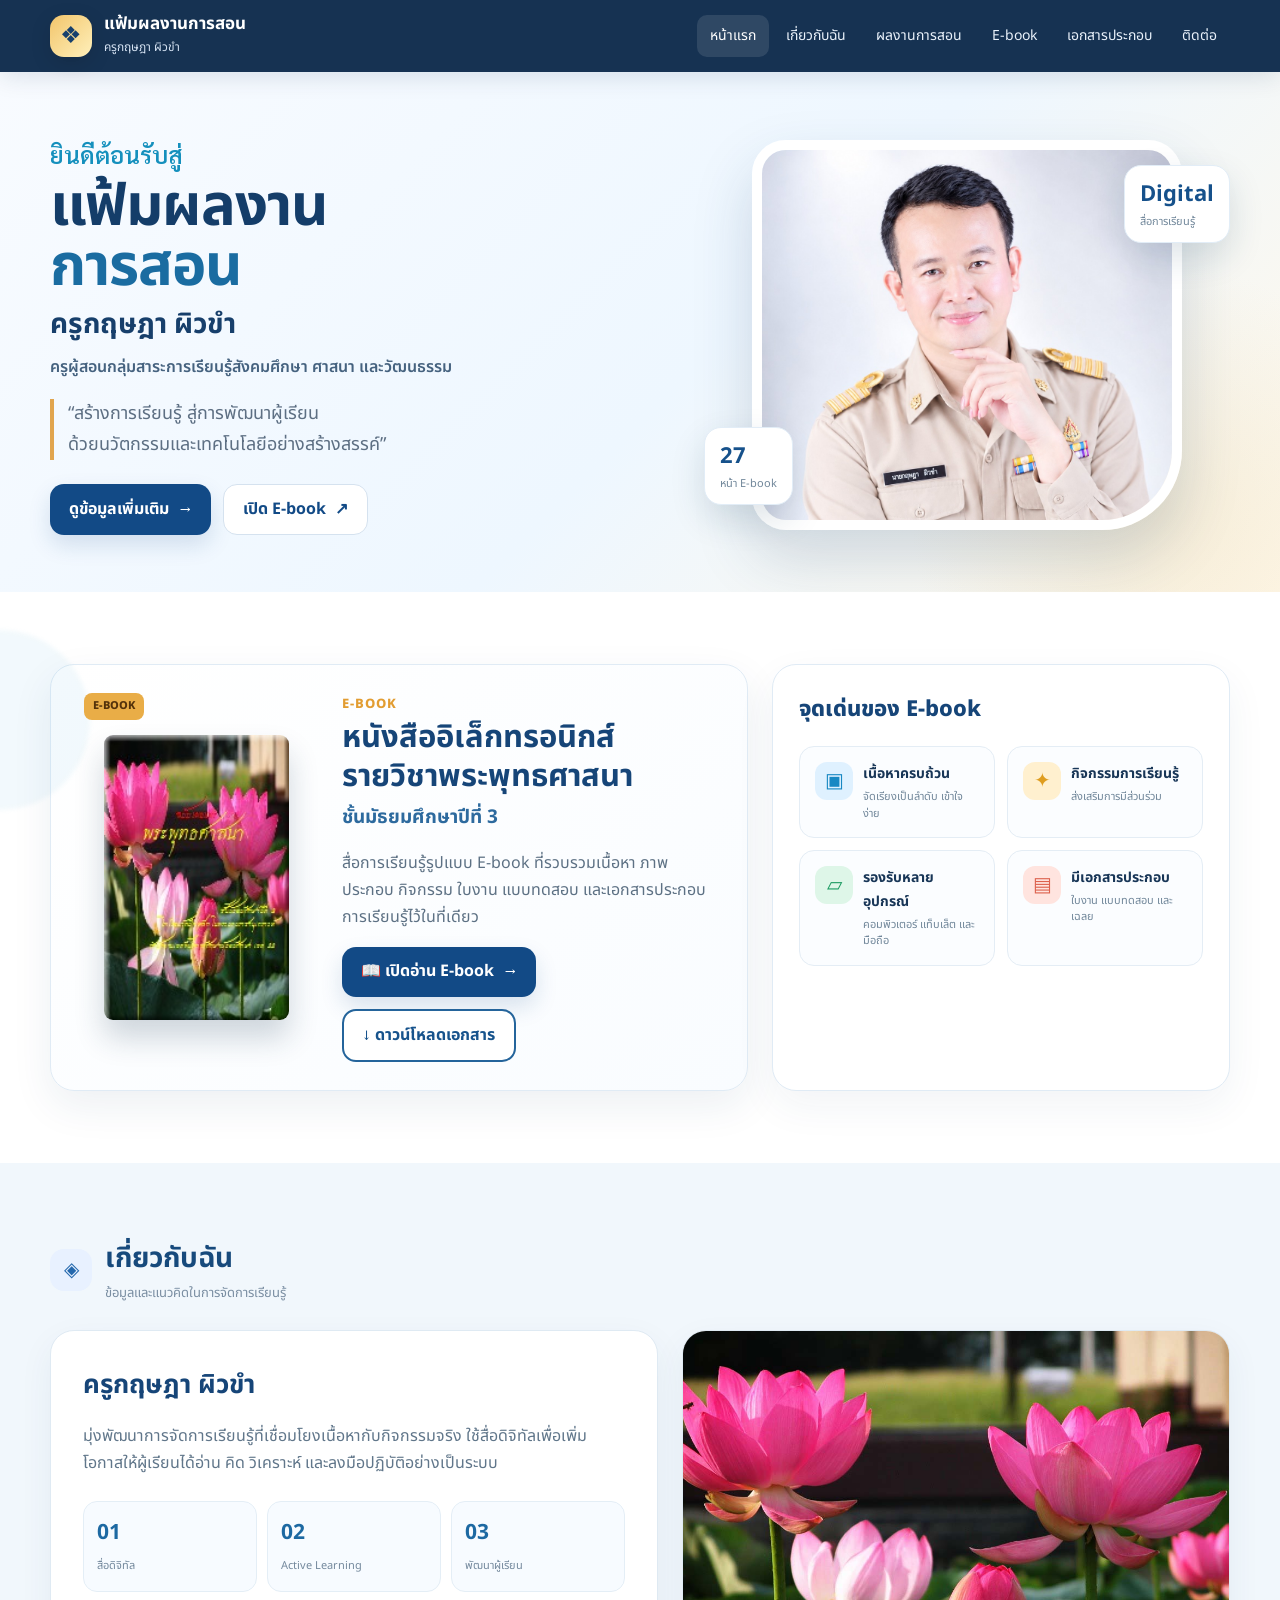
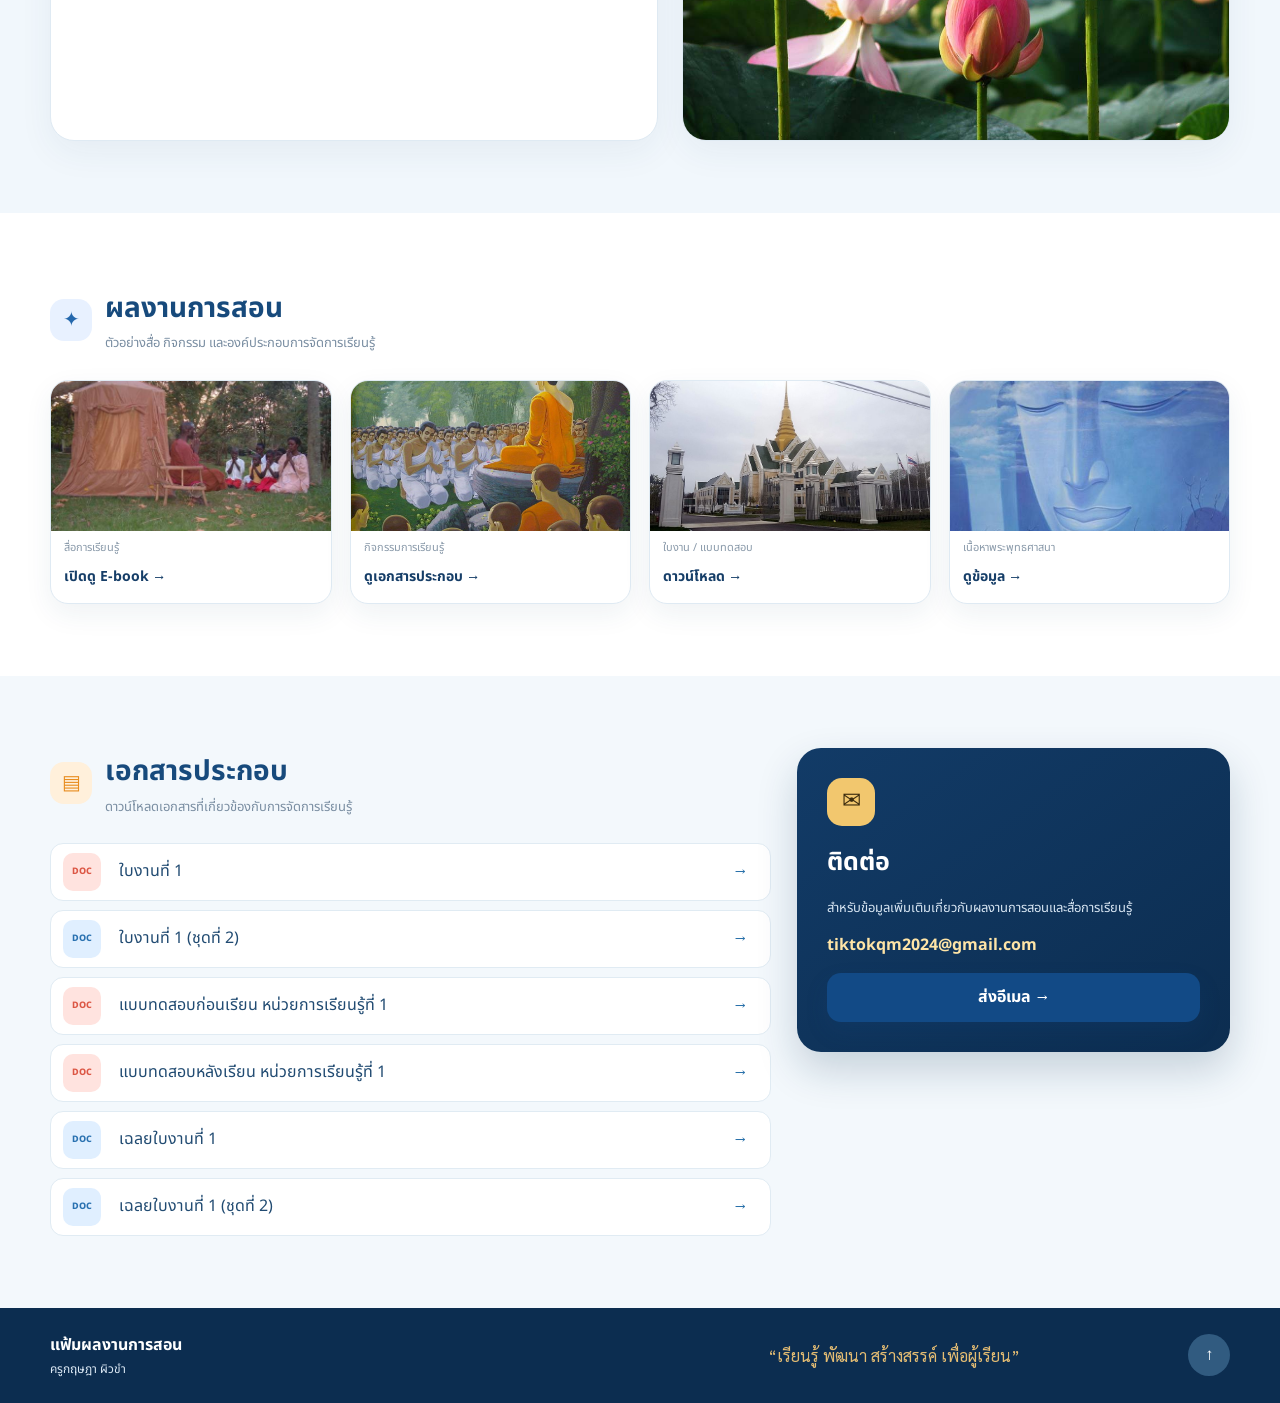
<file: index.html>
<!doctype html>
<html lang="th">
<head>
  <meta charset="utf-8">
  <meta name="viewport" content="width=device-width,initial-scale=1,viewport-fit=cover">
  <meta name="theme-color" content="#12365f">
  <meta name="description" content="แฟ้มผลงานการสอน ครูกฤษฎา ผิวขำ">
  <title>แฟ้มผลงานการสอน | ครูกฤษฎา ผิวขำ</title>
  <link rel="preconnect" href="https://fonts.googleapis.com">
  <link rel="preconnect" href="https://fonts.gstatic.com" crossorigin>
  <link href="https://fonts.googleapis.com/css2?family=Noto+Sans+Thai:wght@300;400;500;600;700;800&family=Sarabun:wght@400;500;600;700&display=swap" rel="stylesheet">
  <link rel="stylesheet" href="assets/site.css">
</head>
<body>
  <div class="decor decor-a"></div>
  <div class="decor decor-b"></div>

  <header class="site-header" id="top">
    <div class="container nav-wrap">
      <a class="brand" href="#top" aria-label="หน้าแรก">
        <span class="brand-mark">❖</span>
        <span>
          <strong>แฟ้มผลงานการสอน</strong>
          <small>ครูกฤษฎา ผิวขำ</small>
        </span>
      </a>
      <button class="menu-toggle" id="menuToggle" aria-label="เปิดเมนู">☰</button>
      <nav class="main-nav" id="mainNav">
        <a class="active" href="#top">หน้าแรก</a>
        <a href="#about">เกี่ยวกับฉัน</a>
        <a href="#works">ผลงานการสอน</a>
        <a href="#ebook">E-book</a>
        <a href="#documents">เอกสารประกอบ</a>
        <a href="#contact">ติดต่อ</a>
      </nav>
    </div>
  </header>

  <main>
    <section class="hero">
      <div class="hero-glow"></div>
      <div class="container hero-grid">
        <div class="hero-copy">
          <div class="eyebrow">ยินดีต้อนรับสู่</div>
          <h1>แฟ้มผลงาน<br><span>การสอน</span></h1>
          <h2>ครูกฤษฎา ผิวขำ</h2>
          <p class="role">ครูผู้สอนกลุ่มสาระการเรียนรู้สังคมศึกษา ศาสนา และวัฒนธรรม</p>
          <p class="quote">“สร้างการเรียนรู้ สู่การพัฒนาผู้เรียน<br>ด้วยนวัตกรรมและเทคโนโลยีอย่างสร้างสรรค์”</p>
          <div class="hero-actions">
            <a class="btn primary" href="#about">ดูข้อมูลเพิ่มเติม <span>→</span></a>
            <a class="btn ghost" href="#ebook">เปิด E-book <span>↗</span></a>
          </div>
        </div>
        <div class="hero-visual">
          <div class="portrait-frame">
            <img src="assets/teacher.jpg" alt="ครูกฤษฎา ผิวขำ" class="teacher-portrait">
          </div>
          <div class="floating-card fc-1"><b>27</b><span>หน้า E-book</span></div>
          <div class="floating-card fc-2"><b>Digital</b><span>สื่อการเรียนรู้</span></div>
        </div>
      </div>
    </section>

    <section class="ebook-feature section" id="ebook">
      <div class="container feature-grid">
        <div class="ebook-card">
          <div class="cover-wrap">
            <img src="assets/__cover__.jpg" alt="ปกหนังสืออิเล็กทรอนิกส์" class="ebook-cover">
            <span class="cover-badge">E-BOOK</span>
          </div>
          <div class="ebook-info">
            <div class="section-kicker">E-BOOK</div>
            <h2>หนังสืออิเล็กทรอนิกส์<br>รายวิชาพระพุทธศาสนา</h2>
            <h3>ชั้นมัธยมศึกษาปีที่ 3</h3>
            <p>สื่อการเรียนรู้รูปแบบ E-book ที่รวบรวมเนื้อหา ภาพประกอบ กิจกรรม ใบงาน แบบทดสอบ และเอกสารประกอบการเรียนรู้ไว้ในที่เดียว</p>
            <div class="button-row">
              <a class="btn primary" href="ebook.html">📖 เปิดอ่าน E-book <span>→</span></a>
              <a class="btn outline" href="#documents">↓ ดาวน์โหลดเอกสาร</a>
            </div>
          </div>
        </div>
        <div class="highlight-panel">
          <div class="panel-title">จุดเด่นของ E-book</div>
          <div class="feature-list">
            <div class="feature-item"><span class="fi blue">▣</span><div><b>เนื้อหาครบถ้วน</b><small>จัดเรียงเป็นลำดับ เข้าใจง่าย</small></div></div>
            <div class="feature-item"><span class="fi gold">✦</span><div><b>กิจกรรมการเรียนรู้</b><small>ส่งเสริมการมีส่วนร่วม</small></div></div>
            <div class="feature-item"><span class="fi green">▱</span><div><b>รองรับหลายอุปกรณ์</b><small>คอมพิวเตอร์ แท็บเล็ต และมือถือ</small></div></div>
            <div class="feature-item"><span class="fi red">▤</span><div><b>มีเอกสารประกอบ</b><small>ใบงาน แบบทดสอบ และเฉลย</small></div></div>
          </div>
        </div>
      </div>
    </section>

    <section class="about section" id="about">
      <div class="container">
        <div class="section-heading">
          <span class="section-icon">◈</span>
          <div><h2>เกี่ยวกับฉัน</h2><p>ข้อมูลและแนวคิดในการจัดการเรียนรู้</p></div>
        </div>
        <div class="about-grid">
          <div class="about-card">
            <h3>ครูกฤษฎา ผิวขำ</h3>
            <p>มุ่งพัฒนาการจัดการเรียนรู้ที่เชื่อมโยงเนื้อหากับกิจกรรมจริง ใช้สื่อดิจิทัลเพื่อเพิ่มโอกาสให้ผู้เรียนได้อ่าน คิด วิเคราะห์ และลงมือปฏิบัติอย่างเป็นระบบ</p>
            <div class="stats">
              <div><strong>01</strong><span>สื่อดิจิทัล</span></div>
              <div><strong>02</strong><span>Active Learning</span></div>
              <div><strong>03</strong><span>พัฒนาผู้เรียน</span></div>
            </div>
          </div>
          <div class="about-image">
            <img src="assets/lotus.jpg" alt="ดอกบัวประกอบเว็บไซต์">
          </div>
        </div>
      </div>
    </section>

    <section class="works section" id="works">
      <div class="container">
        <div class="section-heading">
          <span class="section-icon">✦</span>
          <div><h2>ผลงานการสอน</h2><p>ตัวอย่างสื่อ กิจกรรม และองค์ประกอบการจัดการเรียนรู้</p></div>
        </div>
        <div class="work-grid">
          <a class="work-card" href="ebook.html"><img src="assets/01.jpg" alt="ตัวอย่างเนื้อหา"><span>สื่อการเรียนรู้</span><b>เปิดดู E-book →</b></a>
          <a class="work-card" href="#documents"><img src="assets/013.jpg" alt="ภาพประกอบกิจกรรม"><span>กิจกรรมการเรียนรู้</span><b>ดูเอกสารประกอบ →</b></a>
          <a class="work-card" href="#documents"><img src="assets/อเมริกา22.jpg" alt="ภาพประกอบการเรียนรู้"><span>ใบงาน / แบบทดสอบ</span><b>ดาวน์โหลด →</b></a>
          <a class="work-card" href="#about"><img src="assets/buddha.jpg" alt="ภาพพระพุทธศาสนา"><span>เนื้อหาพระพุทธศาสนา</span><b>ดูข้อมูล →</b></a>
        </div>
      </div>
    </section>

    <section class="documents section" id="documents">
      <div class="container document-grid">
        <div>
          <div class="section-heading">
            <span class="section-icon orange">▤</span>
            <div><h2>เอกสารประกอบ</h2><p>ดาวน์โหลดเอกสารที่เกี่ยวข้องกับการจัดการเรียนรู้</p></div>
          </div>
          <div class="doc-list">
            <a href="documents/ใบงานที่ 1 1.docx"><span class="doc-icon pdf">DOC</span><span>ใบงานที่ 1</span><b>→</b></a>
            <a href="documents/ใบงานที่ 1 2.docx"><span class="doc-icon doc">DOC</span><span>ใบงานที่ 1 (ชุดที่ 2)</span><b>→</b></a>
            <a href="documents/แบบทดสอบ ก่อนเรียน หน่วยการเรียนรู้ที่ 1.docx"><span class="doc-icon pdf">DOC</span><span>แบบทดสอบก่อนเรียน หน่วยการเรียนรู้ที่ 1</span><b>→</b></a>
            <a href="documents/แบบทดสอบหลังเรียน หน่วยการเรียนรู้ที่ 1.docx"><span class="doc-icon pdf">DOC</span><span>แบบทดสอบหลังเรียน หน่วยการเรียนรู้ที่ 1</span><b>→</b></a>
            <a href="documents/เฉลยใบงานที่ 1 1.docx"><span class="doc-icon doc">DOC</span><span>เฉลยใบงานที่ 1</span><b>→</b></a>
            <a href="documents/เฉลยใบงานที่ 1 2.docx"><span class="doc-icon doc">DOC</span><span>เฉลยใบงานที่ 1 (ชุดที่ 2)</span><b>→</b></a>
          </div>
        </div>
        <aside class="contact-card" id="contact">
          <div class="contact-badge">✉</div>
          <h3>ติดต่อ</h3>
          <p>สำหรับข้อมูลเพิ่มเติมเกี่ยวกับผลงานการสอนและสื่อการเรียนรู้</p>
          <a class="contact-email" href="mailto:tiktokqm2024@gmail.com">tiktokqm2024@gmail.com</a>
          <a class="btn primary wide" href="mailto:tiktokqm2024@gmail.com">ส่งอีเมล →</a>
        </aside>
      </div>
    </section>
  </main>

  <footer class="site-footer">
    <div class="container footer-grid">
      <div><strong>แฟ้มผลงานการสอน</strong><span>ครูกฤษฎา ผิวขำ</span></div>
      <div class="footer-quote">“เรียนรู้ พัฒนา สร้างสรรค์ เพื่อผู้เรียน”</div>
      <a href="#top" class="to-top" aria-label="กลับด้านบน">↑</a>
    </div>
  </footer>

  <script src="assets/site.js"></script>
</body>
</html>
</file>
<file: assets/site.css>
*{box-sizing:border-box}html{scroll-behavior:smooth}body{margin:0;font-family:"Noto Sans Thai","Sarabun",Tahoma,sans-serif;color:#183657;background:#f8fbff;line-height:1.7}.container{width:min(1180px,calc(100% - 36px));margin:auto}.site-header{position:sticky;top:0;z-index:100;background:rgba(10,39,73,.95);backdrop-filter:blur(14px);box-shadow:0 5px 24px rgba(10,39,73,.12)}.nav-wrap{height:72px;display:flex;align-items:center;justify-content:space-between}.brand{display:flex;align-items:center;gap:12px;color:#fff;text-decoration:none}.brand-mark{width:42px;height:42px;display:grid;place-items:center;border-radius:14px;background:linear-gradient(135deg,#f2c56b,#fff0bb);color:#17406d;font-size:24px;box-shadow:0 6px 20px rgba(0,0,0,.15)}.brand strong{display:block;font-size:17px;line-height:1.1}.brand small{display:block;font-size:12px;color:#d5e2f2;margin-top:3px}.main-nav{display:flex;gap:4px;align-items:center}.main-nav a{color:#eaf2fb;text-decoration:none;padding:9px 13px;border-radius:10px;font-size:14px}.main-nav a:hover,.main-nav a.active{background:rgba(255,255,255,.11);color:#fff}.menu-toggle{display:none;border:0;background:rgba(255,255,255,.1);color:#fff;border-radius:10px;width:42px;height:42px;font-size:22px}.hero{position:relative;overflow:hidden;background:linear-gradient(135deg,#f8fbff 0%,#eef7ff 55%,#fff8ea 100%);min-height:520px;padding:62px 0 48px}.hero:after{content:"";position:absolute;right:-140px;bottom:-180px;width:520px;height:520px;border-radius:50%;background:radial-gradient(circle,#e9d6aa55,transparent 68%)}.hero-grid{display:grid;grid-template-columns:1.08fr .92fr;align-items:center;gap:36px;position:relative;z-index:2}.eyebrow{font-size:24px;color:#1590bd;font-family:"Sarabun",sans-serif;font-weight:600}.hero h1{font-size:58px;line-height:1.03;margin:3px 0 4px;color:#143d69;letter-spacing:-1px}.hero h1 span{color:#1a6ca1}.hero h2{font-size:28px;margin:0;color:#173f6b}.role{font-size:16px;font-weight:600;color:#45627f;margin:5px 0 18px}.quote{font-size:18px;color:#5d6f83;border-left:4px solid #e1a54e;padding-left:14px;margin:0 0 24px}.hero-actions,.button-row{display:flex;gap:12px;flex-wrap:wrap}.btn{display:inline-flex;align-items:center;justify-content:center;gap:9px;text-decoration:none;border-radius:14px;padding:11px 19px;font-weight:700;transition:.2s;cursor:pointer}.btn.primary{background:#124a86;color:#fff;box-shadow:0 10px 22px #124a8626}.btn.primary:hover{transform:translateY(-2px);box-shadow:0 14px 28px #124a8633}.btn.ghost{background:#fff;color:#124a86;border:1px solid #d5e2ef}.btn.outline{background:#fff;color:#17538c;border:2px solid #24649b}.btn.wide{width:100%;margin-top:14px}.hero-visual{position:relative;min-height:390px;display:grid;place-items:center}.portrait-frame{width:min(430px,100%);height:390px;border-radius:34px 34px 80px 34px;background:linear-gradient(145deg,#d9eaf8,#fff);box-shadow:0 28px 60px rgba(31,69,104,.18);border:10px solid #fff;overflow:hidden}.portrait-placeholder{height:100%;display:flex;flex-direction:column;align-items:center;justify-content:center;background:radial-gradient(circle at 50% 25%,#fff 0,#eaf4fc 55%,#dcebf7 100%);color:#174b7c;text-align:center}.portrait-icon{font-size:110px;filter:drop-shadow(0 15px 16px rgba(0,0,0,.12))}.portrait-title{font-size:25px;font-weight:800}.portrait-sub{font-size:13px;letter-spacing:2px;color:#7690a8}.floating-card{position:absolute;background:#fff;border:1px solid #e2edf7;box-shadow:0 14px 35px rgba(24,61,95,.14);border-radius:17px;padding:10px 15px;display:flex;flex-direction:column}.floating-card b{font-size:22px;color:#16518b}.floating-card span{font-size:11px;color:#71879a}.fc-1{left:0;bottom:25px}.fc-2{right:0;top:25px}.section{padding:72px 0}.ebook-feature{background:#fff}.feature-grid{display:grid;grid-template-columns:1.45fr .95fr;gap:24px;align-items:stretch}.ebook-card{display:grid;grid-template-columns:235px 1fr;gap:28px;padding:28px;border:1px solid #e0ebf5;border-radius:24px;background:linear-gradient(145deg,#fff,#f9fcff);box-shadow:0 15px 40px rgba(26,69,108,.08)}.cover-wrap{position:relative;display:flex;align-items:center;justify-content:center}.ebook-cover{width:185px;max-height:285px;object-fit:cover;border-radius:9px;box-shadow:0 18px 30px rgba(24,55,82,.2)}.cover-badge{position:absolute;top:0;left:5px;background:#e9ad47;color:#53320b;padding:4px 9px;border-radius:8px;font-size:11px;font-weight:800}.section-kicker{font-size:13px;color:#e29d32;font-weight:800;letter-spacing:1px}.ebook-info h2{font-size:31px;line-height:1.25;margin:4px 0;color:#164578}.ebook-info h3{font-size:19px;margin:5px 0 12px;color:#2d6a9e}.ebook-info p{color:#5d7184}.highlight-panel{padding:26px;border:1px solid #e0ebf5;border-radius:24px;background:#fff;box-shadow:0 15px 40px rgba(26,69,108,.06)}.panel-title{font-size:22px;font-weight:800;color:#164578;margin-bottom:18px}.feature-list{display:grid;grid-template-columns:1fr 1fr;gap:12px}.feature-item{padding:15px;border:1px solid #e4edf5;border-radius:15px;display:flex;gap:10px;align-items:flex-start;background:#fbfdff}.feature-item b{display:block;font-size:14px}.feature-item small{display:block;color:#71879a;font-size:11px;line-height:1.5;margin-top:3px}.fi{width:38px;height:38px;border-radius:12px;display:grid;place-items:center;font-size:20px;flex:none}.fi.blue{background:#dff1ff;color:#1888c3}.fi.gold{background:#fff0cf;color:#df9d1f}.fi.green{background:#def6e8;color:#1b9b61}.fi.red{background:#ffe4df;color:#dd624e}.section-heading{display:flex;align-items:center;gap:13px;margin-bottom:25px}.section-icon{width:42px;height:42px;border-radius:14px;background:#e8f1ff;color:#2468ad;display:grid;place-items:center;font-size:20px}.section-icon.orange{background:#fff0db;color:#e88d20}.section-heading h2{margin:0;color:#174a7c;font-size:28px}.section-heading p{margin:0;color:#7a8ea2;font-size:13px}.about{background:#f1f7fc}.about-grid{display:grid;grid-template-columns:1fr .9fr;gap:24px}.about-card,.about-image{border-radius:24px;overflow:hidden;background:#fff;border:1px solid #dfeaf3;box-shadow:0 12px 35px rgba(30,70,105,.06)}.about-card{padding:32px}.about-card h3{font-size:26px;margin:0 0 10px;color:#164578}.about-card p{color:#60768a}.stats{display:grid;grid-template-columns:repeat(3,1fr);gap:10px;margin-top:24px}.stats div{padding:13px;border-radius:14px;background:#f7fbff;border:1px solid #e4eef6}.stats strong{display:block;font-size:21px;color:#1d69a2}.stats span{font-size:11px;color:#74899d}.about-image img{width:100%;height:100%;min-height:260px;object-fit:cover}.works{background:#fff}.work-grid{display:grid;grid-template-columns:repeat(4,1fr);gap:18px}.work-card{text-decoration:none;color:#163e68;border-radius:18px;overflow:hidden;border:1px solid #dfeaf3;background:#fff;box-shadow:0 10px 28px rgba(30,70,105,.07);transition:.2s}.work-card:hover{transform:translateY(-4px);box-shadow:0 17px 36px rgba(30,70,105,.13)}.work-card img{width:100%;height:150px;object-fit:cover;display:block}.work-card span,.work-card b{display:block;padding:8px 13px 0}.work-card span{font-size:11px;color:#8a9aaa}.work-card b{font-size:14px;padding-bottom:14px}.documents{background:#f3f8fc}.document-grid{display:grid;grid-template-columns:1.25fr .75fr;gap:26px}.doc-list{display:grid;gap:9px}.doc-list a{display:grid;grid-template-columns:44px 1fr 25px;align-items:center;gap:12px;background:#fff;border:1px solid #e0ebf3;border-radius:13px;padding:9px 12px;text-decoration:none;color:#214b72;transition:.2s}.doc-list a:hover{border-color:#8eb6d5;transform:translateX(2px)}.doc-list b{color:#2a71aa}.doc-icon{width:38px;height:38px;border-radius:10px;display:grid;place-items:center;font-size:9px;font-weight:800}.doc-icon.pdf{background:#ffe3df;color:#dc5745}.doc-icon.doc{background:#e0efff;color:#2a72b1}.contact-card{align-self:start;background:linear-gradient(145deg,#123b67,#0c2d50);color:#fff;border-radius:24px;padding:30px;box-shadow:0 18px 40px rgba(16,53,87,.2)}.contact-badge{width:48px;height:48px;border-radius:15px;display:grid;place-items:center;background:#f2c76e;color:#3b2b0e;font-size:23px}.contact-card h3{font-size:25px;margin:15px 0 4px}.contact-card p{color:#d7e5f2;font-size:13px}.contact-email{display:block;color:#ffe5a7;text-decoration:none;font-weight:700;word-break:break-word}.site-footer{background:#0c2d50;color:#dbe8f4;padding:24px 0}.footer-grid{display:grid;grid-template-columns:1fr 1fr auto;align-items:center;gap:20px}.footer-grid strong,.footer-grid span{display:block}.footer-grid strong{color:#fff}.footer-grid span{font-size:12px}.footer-quote{text-align:center;color:#e5bd73;font-family:"Sarabun",sans-serif}.to-top{width:42px;height:42px;display:grid;place-items:center;border-radius:50%;background:#315b80;color:#fff;text-decoration:none}.decor{position:fixed;z-index:0;pointer-events:none;border-radius:50%;filter:blur(2px);opacity:.35}.decor-a{width:220px;height:220px;right:-90px;top:35%;background:#d7b66c55}.decor-b{width:180px;height:180px;left:-90px;bottom:10%;background:#8fcde655}@media(max-width:900px){.main-nav{display:none;position:absolute;top:72px;left:18px;right:18px;background:#0d3154;padding:10px;border-radius:15px;box-shadow:0 18px 35px #0003;flex-direction:column;align-items:stretch}.main-nav.open{display:flex}.main-nav a{padding:11px 13px}.menu-toggle{display:block}.hero-grid,.feature-grid,.about-grid,.document-grid{grid-template-columns:1fr}.hero{padding-top:42px}.hero-copy{text-align:center}.hero .quote{border-left:0;border-top:3px solid #e1a54e;padding:9px 0 0}.hero-actions{justify-content:center}.hero-visual{min-height:340px}.portrait-frame{height:330px}.ebook-card{grid-template-columns:180px 1fr}.work-grid{grid-template-columns:repeat(2,1fr)}}@media(max-width:600px){.container{width:min(100% - 24px,1180px)}.nav-wrap{height:64px}.main-nav{top:64px}.brand strong{font-size:14px}.brand small{font-size:10px}.hero h1{font-size:43px}.hero h2{font-size:22px}.eyebrow{font-size:19px}.quote{font-size:15px}.portrait-frame{height:290px}.portrait-icon{font-size:82px}.ebook-card{grid-template-columns:1fr;padding:20px}.ebook-cover{width:155px}.ebook-info h2{font-size:24px}.feature-list{grid-template-columns:1fr}.work-grid{grid-template-columns:1fr 1fr;gap:11px}.work-card img{height:115px}.work-card span,.work-card b{padding-left:10px;padding-right:10px}.stats{grid-template-columns:1fr}.footer-grid{grid-template-columns:1fr;text-align:center}.footer-quote{text-align:center}.to-top{margin:auto}.floating-card{display:none}}

/* Teacher portrait */
.portrait-frame{overflow:hidden;display:flex;align-items:flex-end;justify-content:center;background:linear-gradient(135deg,#eef6ff,#fffaf0);}
.teacher-portrait{width:100%;height:100%;object-fit:cover;object-position:center top;display:block;}
@media (max-width:700px){.teacher-portrait{object-position:center top;}}
</file>
